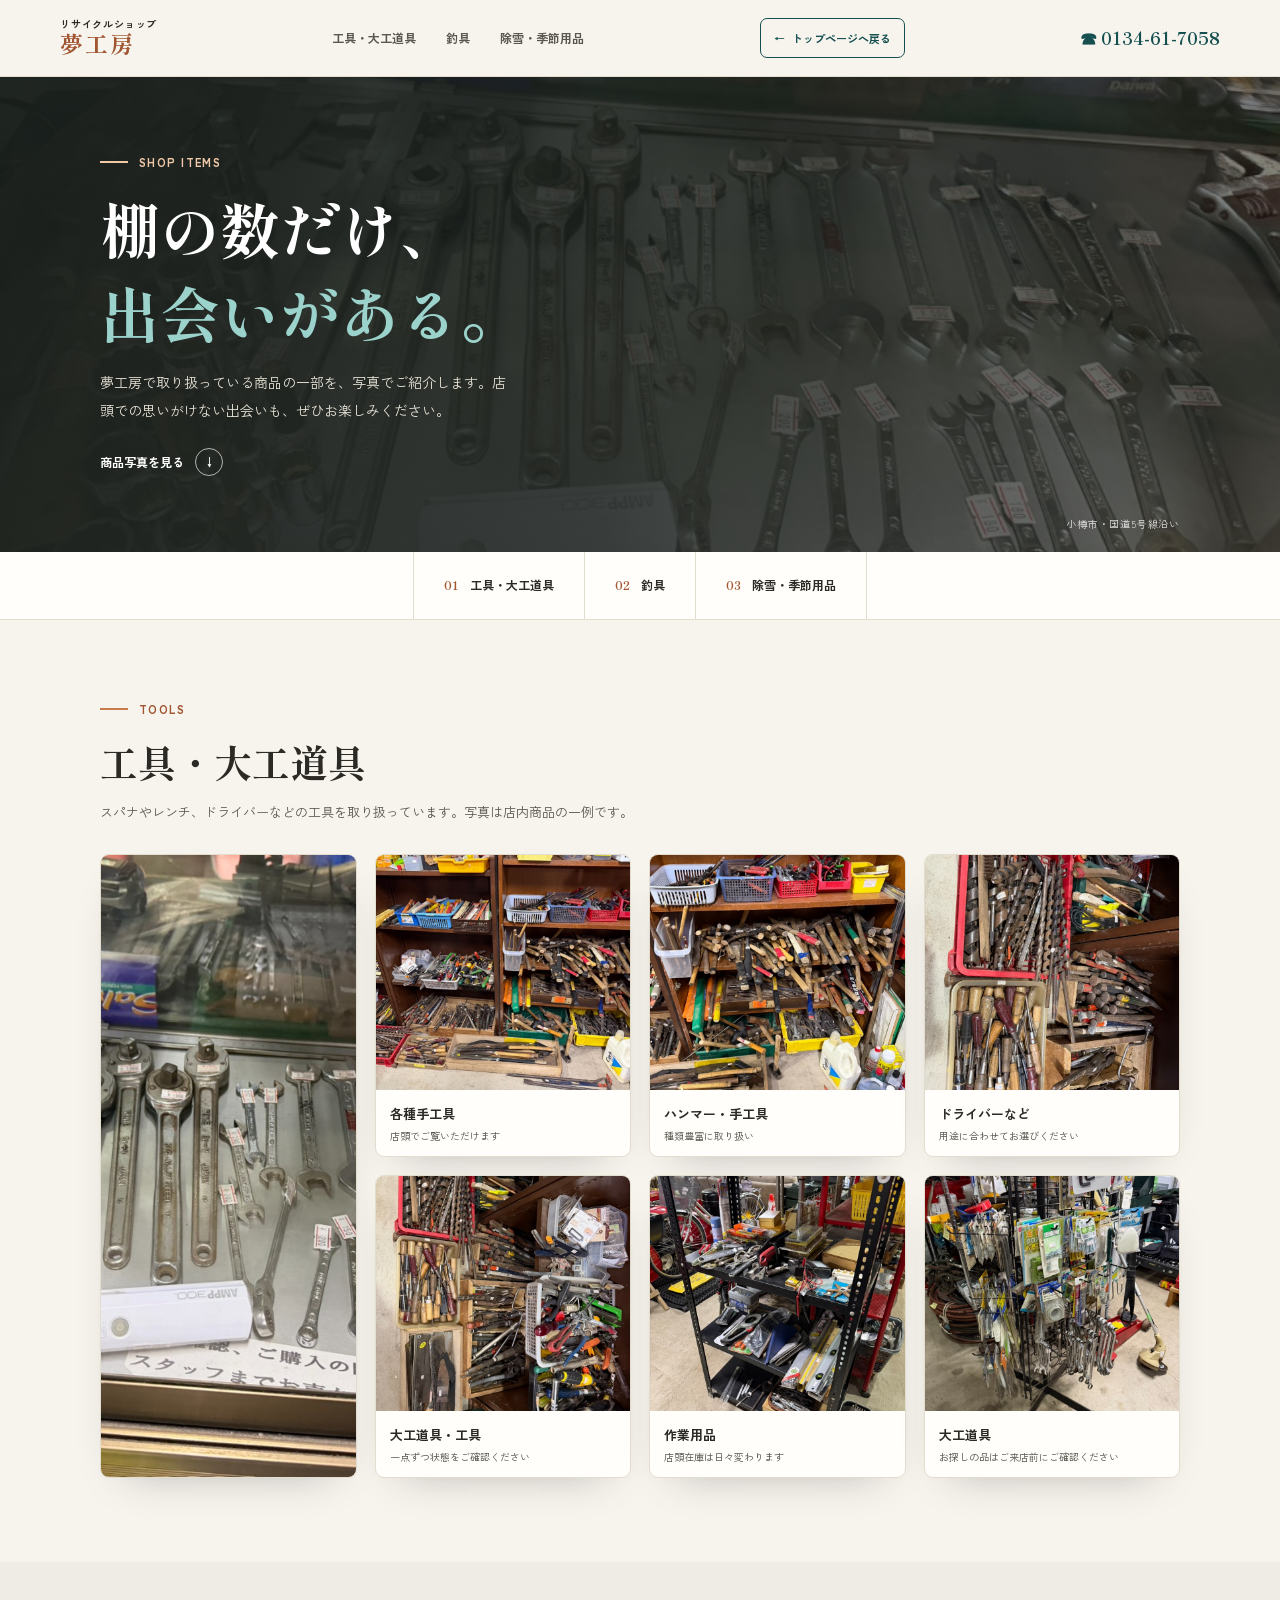
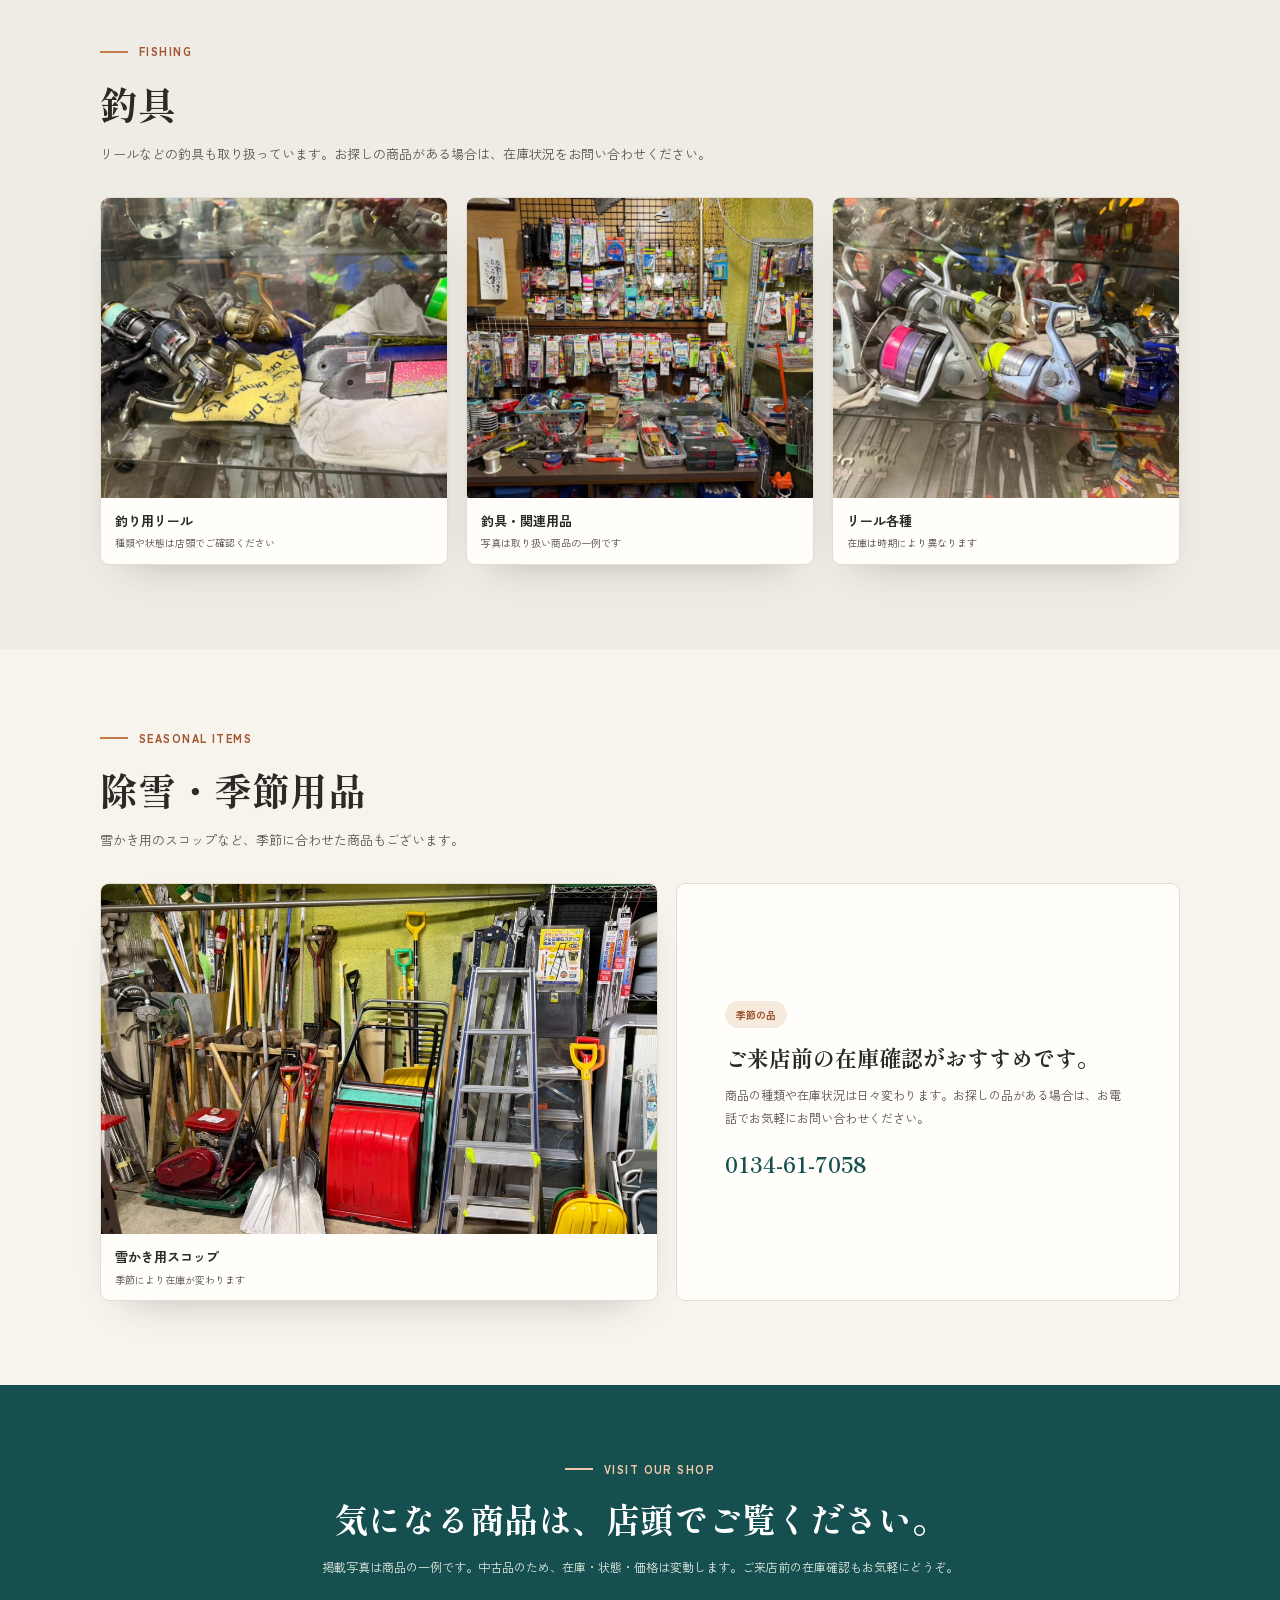
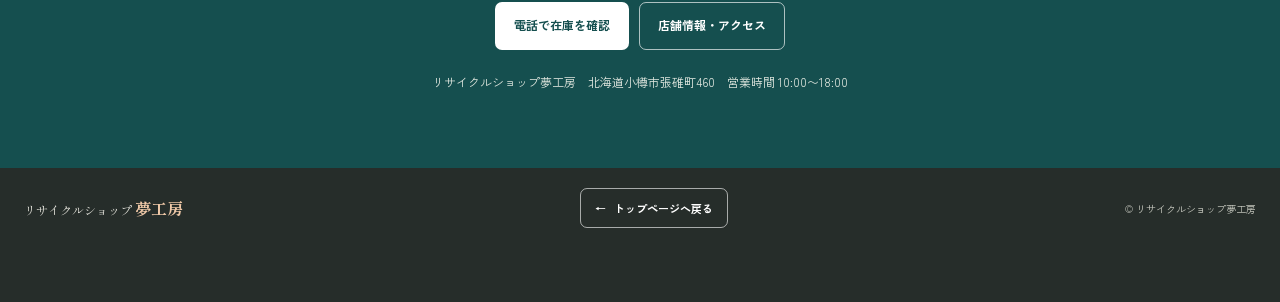
<file: items.html>
<!DOCTYPE html>
<html lang="ja">
<head>
  <meta charset="UTF-8">
  <meta name="viewport" content="width=device-width, initial-scale=1">
  <meta name="description" content="リサイクルショップ夢工房で取り扱う工具、釣具、除雪・季節用品などを写真でご紹介します。北海道小樽市、国道5号線沿い。">
  <title>取り扱い商品｜リサイクルショップ夢工房</title>
  <link rel="preconnect" href="https://fonts.googleapis.com">
  <link rel="preconnect" href="https://fonts.gstatic.com" crossorigin>
  <link href="https://fonts.googleapis.com/css2?family=Shippori+Mincho:wght@500;700&family=Zen+Kaku+Gothic+New:wght@400;500;700;900&display=swap" rel="stylesheet">
  <link rel="stylesheet" href="items.css">
</head>
<body>
  <a class="skip-link" href="#main">本文へ移動</a>

  <header class="site-header">
    <div class="header-inner">
      <a class="brand" href="index.html" aria-label="リサイクルショップ夢工房 トップページ">
        <span class="brand-small">リサイクルショップ</span>
        <span class="brand-name">夢工房</span>
      </a>
      <nav class="header-nav" aria-label="商品カテゴリー">
        <a href="#tools">工具・大工道具</a>
        <a href="#fishing">釣具</a>
        <a href="#seasonal">除雪・季節用品</a>
      </nav>
      <a class="header-home" href="index.html"><span aria-hidden="true">←</span> トップページへ戻る</a>
      <a class="header-phone" href="tel:0134617058">☎ 0134-61-7058</a>
    </div>
  </header>

  <main id="main">
    <section class="page-hero">
      <div class="hero-image">
        <img src="images/socket-wrenches.jpg" alt="店頭に並ぶ工具の一部" fetchpriority="high">
      </div>
      <div class="hero-shade"></div>
      <div class="hero-inner">
        <p class="eyebrow"><span></span>SHOP ITEMS</p>
        <h1>棚の数だけ、<br><span>出会いがある。</span></h1>
        <p>夢工房で取り扱っている商品の一部を、写真でご紹介します。店頭での思いがけない出会いも、ぜひお楽しみください。</p>
        <a class="hero-link" href="#tools">商品写真を見る <span aria-hidden="true">↓</span></a>
      </div>
      <div class="hero-label">小樽市・国道5号線沿い</div>
    </section>

    <nav class="category-nav" aria-label="商品カテゴリーへ移動">
      <a href="#tools"><span>01</span>工具・大工道具</a>
      <a href="#fishing"><span>02</span>釣具</a>
      <a href="#seasonal"><span>03</span>除雪・季節用品</a>
    </nav>

    <section class="item-section" id="tools" aria-labelledby="tools-title">
      <div class="section-heading">
        <p class="eyebrow"><span></span>TOOLS</p>
        <h2 id="tools-title">工具・大工道具</h2>
        <p>スパナやレンチ、ドライバーなどの工具を取り扱っています。写真は店内商品の一例です。</p>
      </div>
      <div class="item-grid">
        <figure class="item-card item-card-tall">
          <img src="images/socket-wrenches.jpg" alt="サイズごとに並んだスパナやソケットレンチ" loading="lazy">
          <figcaption><strong>スパナ・レンチ</strong><span>サイズいろいろ</span></figcaption>
        </figure>
        <figure class="item-card">
          <img src="images/hand-tools-shelf.jpg" alt="棚に並ぶさまざまな手工具" loading="lazy">
          <figcaption><strong>各種手工具</strong><span>店頭でご覧いただけます</span></figcaption>
        </figure>
        <figure class="item-card">
          <img src="images/hand-tools-closeup.jpg" alt="工具棚に並ぶハンマーや手工具" loading="lazy">
          <figcaption><strong>ハンマー・手工具</strong><span>種類豊富に取り扱い</span></figcaption>
        </figure>
        <figure class="item-card">
          <img src="images/screwdriver-sets.jpg" alt="棚に並ぶドライバーや小型工具" loading="lazy">
          <figcaption><strong>ドライバーなど</strong><span>用途に合わせてお選びください</span></figcaption>
        </figure>
        <figure class="item-card">
          <img src="images/mixed-hand-tools.jpg" alt="ケースや棚に並ぶさまざまな工具" loading="lazy">
          <figcaption><strong>大工道具・工具</strong><span>一点ずつ状態をご確認ください</span></figcaption>
        </figure>
        <figure class="item-card">
          <img src="images/workshop-tools.jpg" alt="店内の工具や作業用品" loading="lazy">
          <figcaption><strong>作業用品</strong><span>店頭在庫は日々変わります</span></figcaption>
        </figure>
        <figure class="item-card">
          <img src="images/tools-display.jpg" alt="店頭に並ぶ大工道具や各種工具" loading="lazy">
          <figcaption><strong>大工道具</strong><span>お探しの品はご来店前にご確認ください</span></figcaption>
        </figure>
      </div>
    </section>

    <section class="item-section item-section-tinted" id="fishing" aria-labelledby="fishing-title">
      <div class="section-heading">
        <p class="eyebrow"><span></span>FISHING</p>
        <h2 id="fishing-title">釣具</h2>
        <p>リールなどの釣具も取り扱っています。お探しの商品がある場合は、在庫状況をお問い合わせください。</p>
      </div>
      <div class="item-grid item-grid-fishing">
        <figure class="item-card">
          <img src="images/fishing-reels.jpg" alt="店頭に並ぶ釣り用リール" loading="lazy">
          <figcaption><strong>釣り用リール</strong><span>種類や状態は店頭でご確認ください</span></figcaption>
        </figure>
        <figure class="item-card">
          <img src="images/fishing-tackle.jpg" alt="棚に並ぶ釣具や釣り用品" loading="lazy">
          <figcaption><strong>釣具・関連用品</strong><span>写真は取り扱い商品の一例です</span></figcaption>
        </figure>
        <figure class="item-card">
          <img src="images/fishing-reel-collection.jpg" alt="複数の釣り用リールが並ぶ売場" loading="lazy">
          <figcaption><strong>リール各種</strong><span>在庫は時期により異なります</span></figcaption>
        </figure>
      </div>
    </section>

    <section class="item-section" id="seasonal" aria-labelledby="seasonal-title">
      <div class="section-heading">
        <p class="eyebrow"><span></span>SEASONAL ITEMS</p>
        <h2 id="seasonal-title">除雪・季節用品</h2>
        <p>雪かき用のスコップなど、季節に合わせた商品もございます。</p>
      </div>
      <div class="item-grid item-grid-seasonal">
        <figure class="item-card">
          <img src="images/snow-shovels.jpg" alt="売場に並ぶ色とりどりの雪かき用スコップ" loading="lazy">
          <figcaption><strong>雪かき用スコップ</strong><span>季節により在庫が変わります</span></figcaption>
        </figure>
        <div class="seasonal-note">
          <span class="seasonal-mark" aria-hidden="true">季節の品</span>
          <h3>ご来店前の在庫確認がおすすめです。</h3>
          <p>商品の種類や在庫状況は日々変わります。お探しの品がある場合は、お電話でお気軽にお問い合わせください。</p>
          <a href="tel:0134617058">0134-61-7058</a>
        </div>
      </div>
    </section>

    <section class="visit-section">
      <div class="visit-inner">
        <p class="eyebrow"><span></span>VISIT OUR SHOP</p>
        <h2>気になる商品は、店頭でご覧ください。</h2>
        <p>掲載写真は商品の一例です。中古品のため、在庫・状態・価格は変動します。ご来店前の在庫確認もお気軽にどうぞ。</p>
        <div class="visit-actions">
          <a class="button button-primary" href="tel:0134617058">電話で在庫を確認</a>
          <a class="button button-secondary" href="index.html#access">店舗情報・アクセス</a>
        </div>
        <p class="visit-address">リサイクルショップ夢工房　北海道小樽市張碓町460　営業時間 10:00〜18:00</p>
      </div>
    </section>
  </main>

  <footer class="site-footer">
    <a class="footer-brand" href="index.html">リサイクルショップ <strong>夢工房</strong></a>
    <a class="footer-home" href="index.html"><span aria-hidden="true">←</span> トップページへ戻る</a>
    <p>&copy; リサイクルショップ夢工房</p>
  </footer>

  <div class="mobile-cta" aria-label="お問い合わせ">
    <a href="tel:0134617058">電話で在庫確認</a>
    <a href="index.html#access">店舗アクセス</a>
  </div>
</body>
</html>
</file>
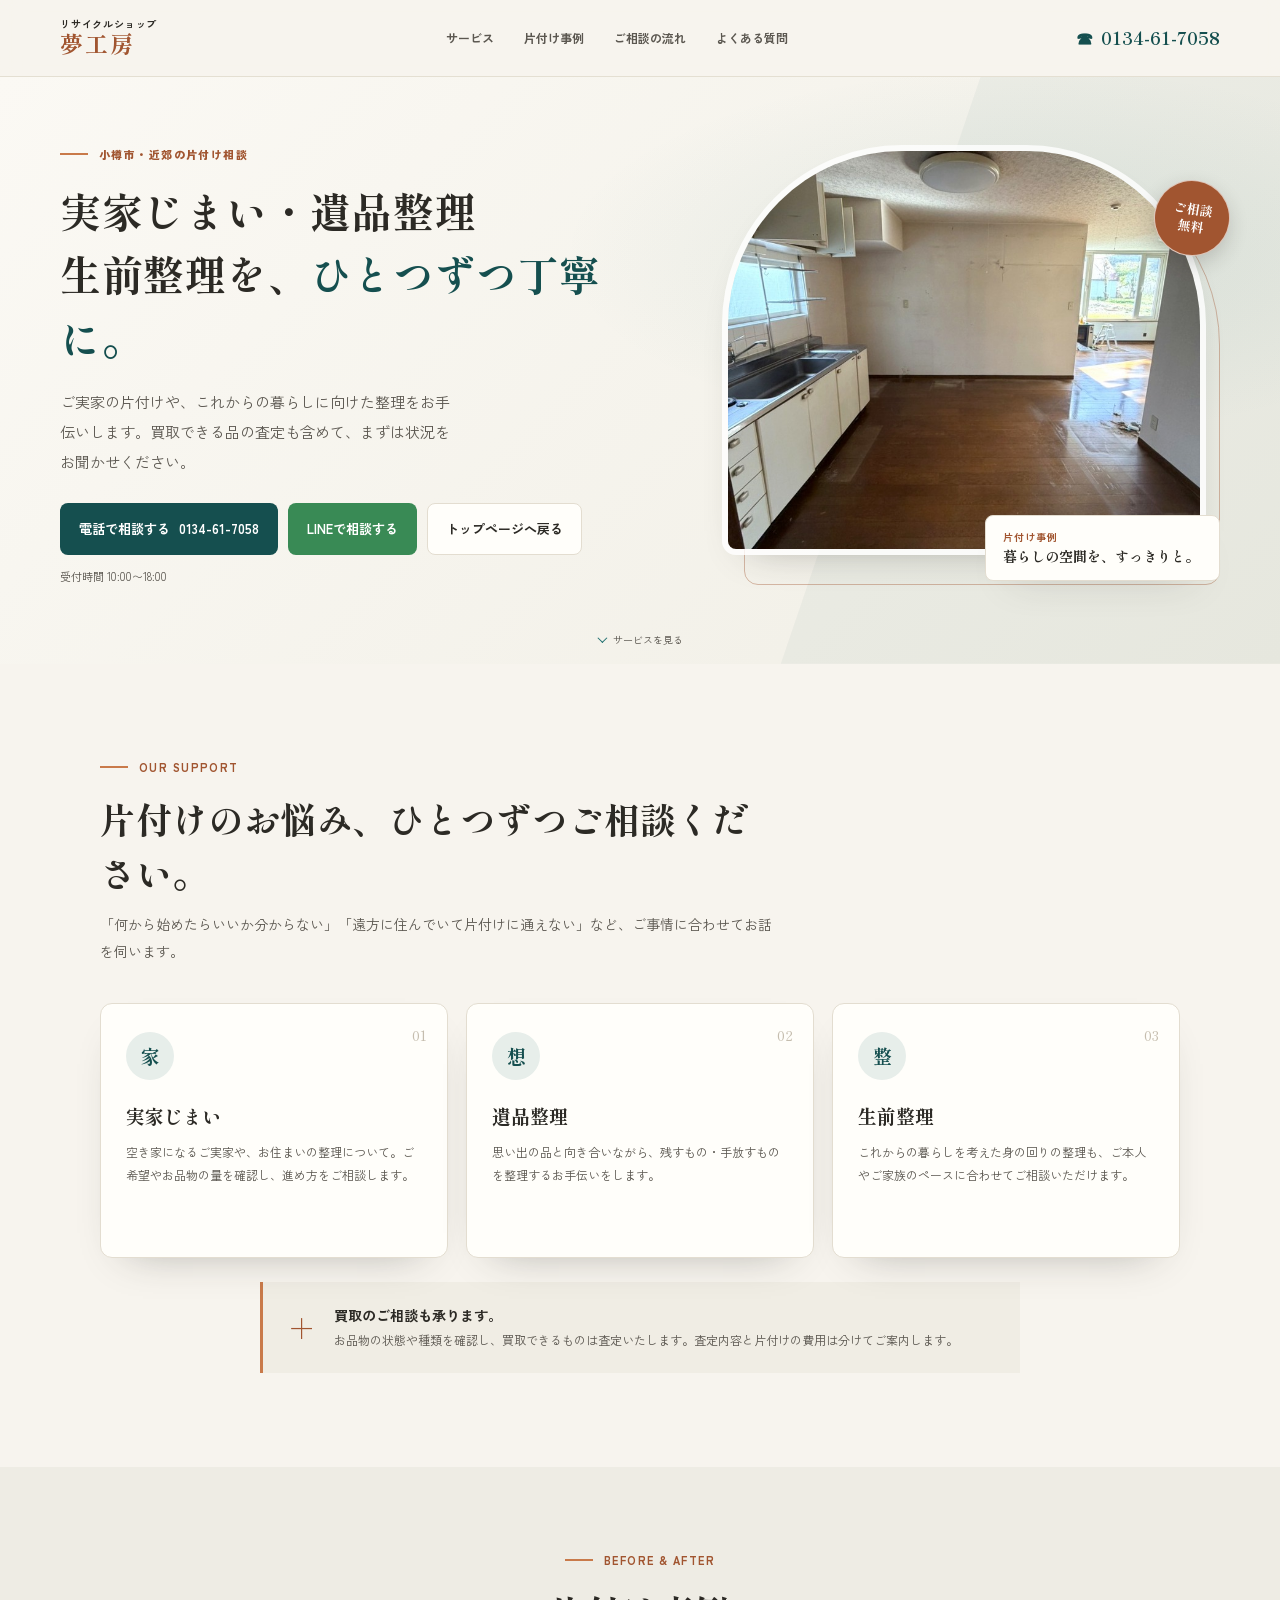
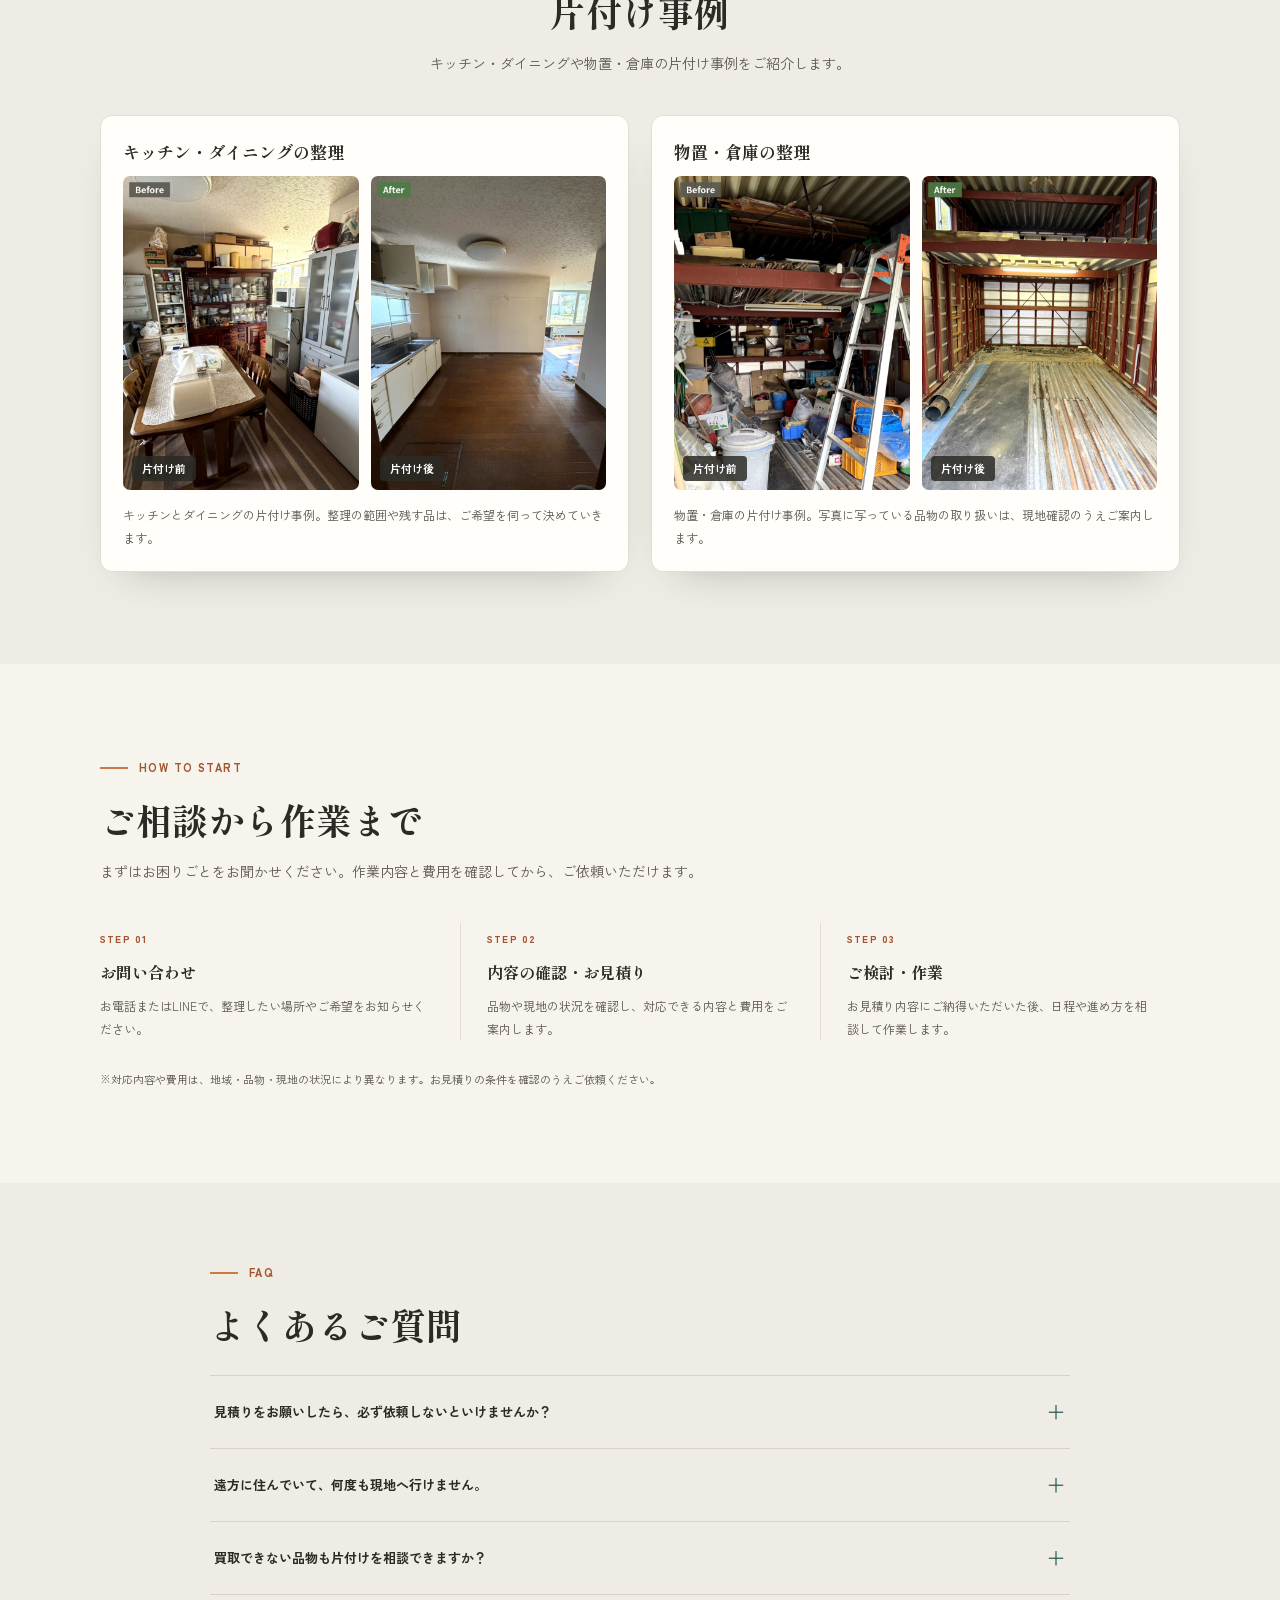
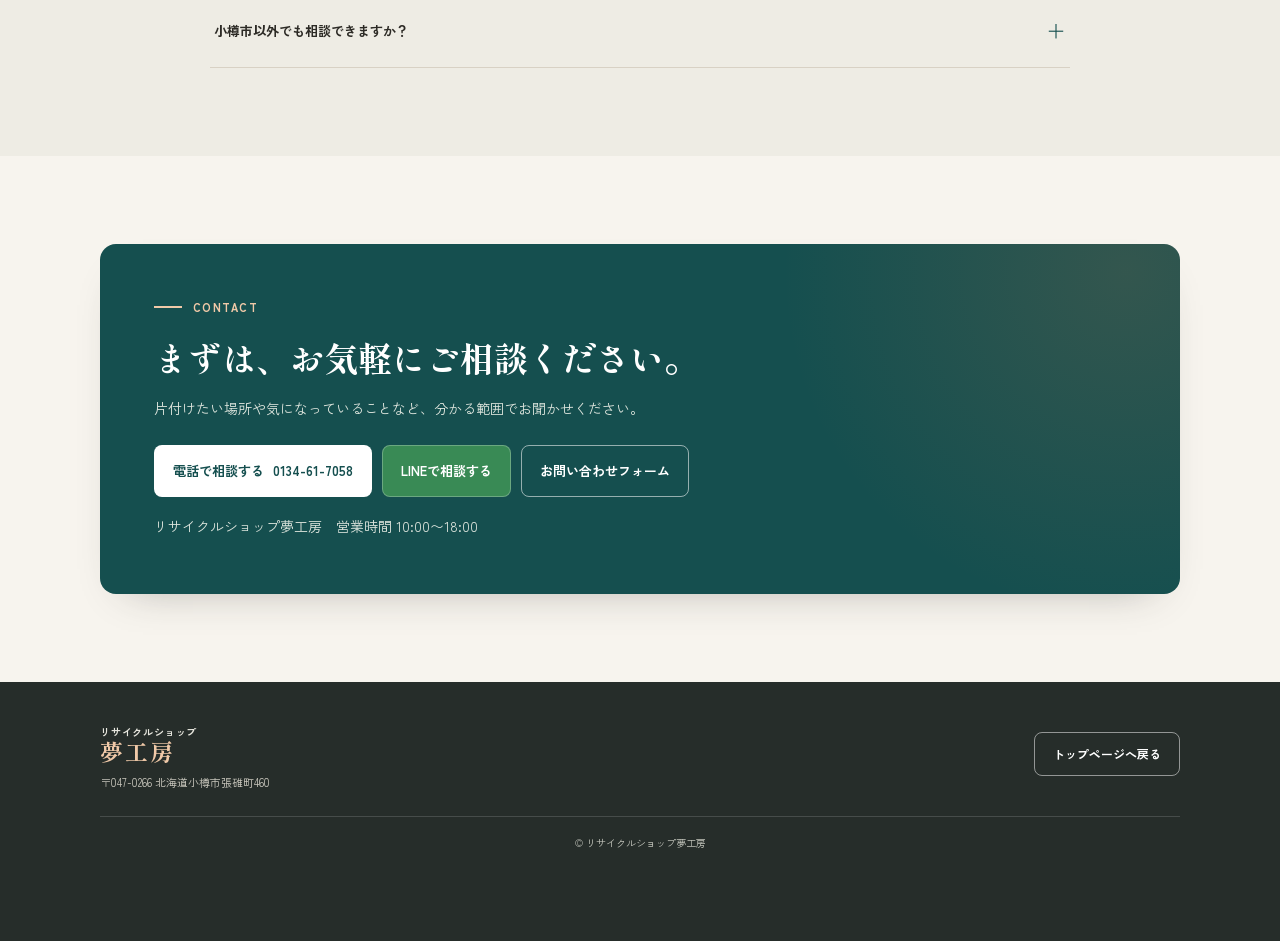
<file: seiri.html>
<!DOCTYPE html>
<html lang="ja">
<head>
  <meta charset="UTF-8">
  <meta name="viewport" content="width=device-width, initial-scale=1">
  <meta name="description" content="リサイクルショップ夢工房の実家じまい・遺品整理・生前整理のご相談案内です。小樽市・近郊での片付けや買取について、お気軽にご相談ください。">
  <title>実家じまい・遺品整理・生前整理｜リサイクルショップ夢工房</title>
  <link rel="preconnect" href="https://fonts.googleapis.com">
  <link rel="preconnect" href="https://fonts.gstatic.com" crossorigin>
  <link href="https://fonts.googleapis.com/css2?family=Shippori+Mincho:wght@500;700&family=Zen+Kaku+Gothic+New:wght@400;500;700;900&display=swap" rel="stylesheet">
  <link rel="stylesheet" href="seiri.css">
</head>
<body>
  <a class="skip-link" href="#main">本文へ移動</a>

  <header class="site-header">
    <div class="header-inner">
      <a class="brand" href="index.html" aria-label="リサイクルショップ夢工房">
        <span class="brand-small">リサイクルショップ</span>
        <span class="brand-name">夢工房</span>
      </a>
      <nav class="header-nav" aria-label="ページ内メニュー">
        <a href="#service">サービス</a>
        <a href="#cases">片付け事例</a>
        <a href="#flow">ご相談の流れ</a>
        <a href="#faq">よくある質問</a>
      </nav>
      <a class="header-phone" href="tel:0134617058"><span aria-hidden="true">☎</span> 0134-61-7058</a>
    </div>
  </header>

  <main id="main">
    <section class="hero" aria-labelledby="hero-title">
      <div class="hero-inner">
        <div class="hero-copy">
          <p class="eyebrow"><span></span>小樽市・近郊の片付け相談</p>
          <h1 id="hero-title">実家じまい・遺品整理<br>生前整理を、<span>ひとつずつ丁寧に。</span></h1>
          <p class="hero-lead">ご実家の片付けや、これからの暮らしに向けた整理をお手伝いします。買取できる品の査定も含めて、まずは状況をお聞かせください。</p>
          <div class="hero-actions">
            <a class="button button-primary" href="tel:0134617058">電話で相談する <span>0134-61-7058</span></a>
            <a class="button button-line" href="https://lin.ee/w76N7Tj" target="_blank" rel="noopener noreferrer">LINEで相談する</a>
            <a class="button button-form home-button" href="index.html">トップページへ戻る</a>
          </div>
          <p class="hero-hours">受付時間 10:00〜18:00</p>
        </div>
        <div class="hero-visual">
          <img src="images/kitchen_after.jpg" alt="片付け後のキッチンとダイニング">
          <div class="hero-caption"><span>片付け事例</span><strong>暮らしの空間を、すっきりと。</strong></div>
          <div class="hero-stamp" aria-hidden="true">ご相談<br>無料</div>
        </div>
      </div>
      <a class="scroll-cue" href="#service"><span aria-hidden="true"></span>サービスを見る</a>
    </section>

    <section class="intro section-wrap" id="service" aria-labelledby="service-title">
      <div class="section-heading">
        <p class="eyebrow"><span></span>OUR SUPPORT</p>
        <h2 id="service-title">片付けのお悩み、<br class="mobile-break">ひとつずつご相談ください。</h2>
        <p>「何から始めたらいいか分からない」「遠方に住んでいて片付けに通えない」など、ご事情に合わせてお話を伺います。</p>
      </div>
      <div class="support-grid">
        <article class="support-card">
          <span class="support-number">01</span>
          <div class="support-icon" aria-hidden="true">家</div>
          <h3>実家じまい</h3>
          <p>空き家になるご実家や、お住まいの整理について。ご希望やお品物の量を確認し、進め方をご相談します。</p>
        </article>
        <article class="support-card">
          <span class="support-number">02</span>
          <div class="support-icon" aria-hidden="true">想</div>
          <h3>遺品整理</h3>
          <p>思い出の品と向き合いながら、残すもの・手放すものを整理するお手伝いをします。</p>
        </article>
        <article class="support-card">
          <span class="support-number">03</span>
          <div class="support-icon" aria-hidden="true">整</div>
          <h3>生前整理</h3>
          <p>これからの暮らしを考えた身の回りの整理も、ご本人やご家族のペースに合わせてご相談いただけます。</p>
        </article>
      </div>
      <div class="buy-note">
        <span class="buy-note-mark" aria-hidden="true">＋</span>
        <p><strong>買取のご相談も承ります。</strong><br>お品物の状態や種類を確認し、買取できるものは査定いたします。査定内容と片付けの費用は分けてご案内します。</p>
      </div>
    </section>

    <section class="cases-section" id="cases" aria-labelledby="cases-title">
      <div class="section-wrap">
        <div class="section-heading section-heading-centered">
          <p class="eyebrow"><span></span>BEFORE &amp; AFTER</p>
          <h2 id="cases-title">片付け事例</h2>
          <p>キッチン・ダイニングや物置・倉庫の片付け事例をご紹介します。</p>
        </div>

        <div class="case-grid">
          <article class="case-card">
            <h3>キッチン・ダイニングの整理</h3>
            <div class="case-photos">
              <figure>
                <img src="images/kitchen_before.jpg" alt="キッチン・ダイニングの片付け前">
                <figcaption>片付け前</figcaption>
              </figure>
              <figure>
                <img src="images/kitchen_after.jpg" alt="キッチン・ダイニングの片付け後">
                <figcaption>片付け後</figcaption>
              </figure>
            </div>
            <p>キッチンとダイニングの片付け事例。整理の範囲や残す品は、ご希望を伺って決めていきます。</p>
          </article>
          <article class="case-card">
            <h3>物置・倉庫の整理</h3>
            <div class="case-photos">
              <figure>
                <img src="images/shed_before.jpg" alt="物置・倉庫の片付け前">
                <figcaption>片付け前</figcaption>
              </figure>
              <figure>
                <img src="images/shed_after.jpg" alt="物置・倉庫の片付け後">
                <figcaption>片付け後</figcaption>
              </figure>
            </div>
            <p>物置・倉庫の片付け事例。写真に写っている品物の取り扱いは、現地確認のうえご案内します。</p>
          </article>
        </div>
      </div>
    </section>

    <section class="flow-section section-wrap" id="flow" aria-labelledby="flow-title">
      <div class="section-heading">
        <p class="eyebrow"><span></span>HOW TO START</p>
        <h2 id="flow-title">ご相談から作業まで</h2>
        <p>まずはお困りごとをお聞かせください。作業内容と費用を確認してから、ご依頼いただけます。</p>
      </div>
      <ol class="flow-list">
        <li><span class="flow-step">STEP 01</span><h3>お問い合わせ</h3><p>お電話またはLINEで、整理したい場所やご希望をお知らせください。</p></li>
        <li><span class="flow-step">STEP 02</span><h3>内容の確認・お見積り</h3><p>品物や現地の状況を確認し、対応できる内容と費用をご案内します。</p></li>
        <li><span class="flow-step">STEP 03</span><h3>ご検討・作業</h3><p>お見積り内容にご納得いただいた後、日程や進め方を相談して作業します。</p></li>
      </ol>
      <p class="flow-caveat">※対応内容や費用は、地域・品物・現地の状況により異なります。お見積りの条件を確認のうえご依頼ください。</p>
    </section>

    <section class="faq-section" id="faq" aria-labelledby="faq-title">
      <div class="section-wrap faq-wrap">
        <div class="section-heading">
          <p class="eyebrow"><span></span>FAQ</p>
          <h2 id="faq-title">よくあるご質問</h2>
        </div>
        <details class="faq-item">
          <summary>見積りをお願いしたら、必ず依頼しないといけませんか？<span aria-hidden="true">＋</span></summary>
          <p>お見積りの内容をご確認いただき、ご納得された場合にご依頼ください。見積りの条件やキャンセル時の扱いは、相談時にご確認ください。</p>
        </details>
        <details class="faq-item">
          <summary>遠方に住んでいて、何度も現地へ行けません。<span aria-hidden="true">＋</span></summary>
          <p>まずはお電話やLINEで状況をお聞かせください。立ち会いの要否や当日の進め方は、現地の状況を確認してご相談します。</p>
        </details>
        <details class="faq-item">
          <summary>買取できない品物も片付けを相談できますか？<span aria-hidden="true">＋</span></summary>
          <p>品物の種類や量、地域によって対応が異なります。買取の可否と、買取対象外の品物の取り扱いを分けてご案内しますので、事前にご相談ください。</p>
        </details>
        <details class="faq-item">
          <summary>小樽市以外でも相談できますか？<span aria-hidden="true">＋</span></summary>
          <p>場所や作業内容によって対応可否が異なります。住所とご希望内容をお知らせください。</p>
        </details>
      </div>
    </section>

    <section class="contact-section section-wrap" id="contact" aria-labelledby="contact-title">
      <div class="contact-panel">
        <p class="eyebrow"><span></span>CONTACT</p>
        <h2 id="contact-title">まずは、お気軽にご相談ください。</h2>
        <p>片付けたい場所や気になっていることなど、分かる範囲でお聞かせください。</p>
        <div class="contact-actions">
          <a class="button button-primary" href="tel:0134617058">電話で相談する <span>0134-61-7058</span></a>
          <a class="button button-line" href="https://lin.ee/w76N7Tj" target="_blank" rel="noopener noreferrer">LINEで相談する</a>
          <a class="button button-form" href="https://docs.google.com/forms/d/e/1FAIpQLSeRczyp-qIsG5NrUdfrbCptjXI0RLLT5Zuyrw2UNKw1vM0wYw/viewform">お問い合わせフォーム</a>
        </div>
        <p class="contact-hours">リサイクルショップ夢工房　営業時間 10:00〜18:00</p>
      </div>
    </section>
  </main>

  <footer class="site-footer">
    <div class="footer-inner">
      <div>
        <a class="brand footer-brand" href="index.html">
          <span class="brand-small">リサイクルショップ</span>
          <span class="brand-name">夢工房</span>
        </a>
        <p>〒047-0266 北海道小樽市張碓町460</p>
      </div>
      <a class="footer-home-link" href="index.html">トップページへ戻る</a>
    </div>
    <p class="copyright">&copy; リサイクルショップ夢工房</p>
  </footer>

  <div class="mobile-contact" aria-label="お問い合わせ">
    <a href="tel:0134617058">電話で相談</a>
    <a href="https://lin.ee/w76N7Tj" target="_blank" rel="noopener noreferrer">LINEで相談</a>
  </div>
</body>
</html>
</file>
<file: items.css>
:root {
  color-scheme: light;
  --cream: #f7f4ee;
  --paper: #fffefa;
  --ink: #2c2a25;
  --ink-soft: #5b5750;
  --teal: #1f6f6f;
  --teal-deep: #154f4f;
  --rust: #a15530;
  --rust-soft: #c97a4a;
  --line: #e3ddd0;
  --shadow: 0 18px 42px -28px rgba(44, 42, 37, .42);
}
* { box-sizing: border-box; }
html { scroll-behavior: smooth; scroll-padding-top: 88px; }
body {
  margin: 0;
  background: var(--cream);
  color: var(--ink);
  font-family: "Zen Kaku Gothic New", sans-serif;
  line-height: 1.7;
}
img { display: block; max-width: 100%; }
a { color: inherit; }
a:focus-visible { outline: 3px solid var(--rust-soft); outline-offset: 4px; }
.skip-link {
  position: fixed;
  top: 8px;
  left: 8px;
  z-index: 100;
  padding: 10px 14px;
  transform: translateY(-150%);
  border-radius: 8px;
  background: #fff;
}
.skip-link:focus { transform: translateY(0); }
.site-header {
  position: sticky;
  top: 0;
  z-index: 20;
  border-bottom: 1px solid rgba(227, 221, 208, .9);
  background: rgba(247, 244, 238, .95);
  backdrop-filter: blur(12px);
}
.header-inner {
  display: flex;
  width: min(1160px, 100% - 48px);
  min-height: 76px;
  margin: 0 auto;
  align-items: center;
  justify-content: space-between;
  gap: 24px;
}
.brand { display: inline-flex; flex-direction: column; color: var(--ink); line-height: 1.2; text-decoration: none; white-space: nowrap; }
.brand-small { font-size: 10px; font-weight: 700; letter-spacing: .08em; }
.brand-name { color: var(--rust); font-family: "Shippori Mincho", serif; font-size: 23px; font-weight: 700; letter-spacing: .08em; }
.header-nav { display: flex; align-items: center; gap: clamp(14px, 2.4vw, 30px); }
.header-nav a { color: var(--ink-soft); font-size: 12px; font-weight: 700; text-decoration: none; }
.header-nav a:hover { color: var(--teal-deep); }
.header-home {
  display: inline-flex;
  min-height: 40px;
  padding: 7px 13px;
  flex-shrink: 0;
  align-items: center;
  justify-content: center;
  gap: 7px;
  border: 1px solid var(--teal-deep);
  border-radius: 7px;
  color: var(--teal-deep);
  font-size: 11px;
  font-weight: 700;
  text-decoration: none;
  white-space: nowrap;
}
.header-home:hover { background: var(--teal-deep); color: white; }
.header-phone { color: var(--teal-deep); font-family: "Shippori Mincho", serif; font-size: 17px; font-weight: 700; text-decoration: none; white-space: nowrap; }
.page-hero {
  position: relative;
  display: grid;
  min-height: 470px;
  overflow: hidden;
  align-items: center;
  background: #232622;
  color: white;
}
.hero-image, .hero-shade { position: absolute; inset: 0; }
.hero-image img { width: 100%; height: 100%; object-fit: cover; object-position: center 52%; opacity: .56; }
.hero-shade { background: linear-gradient(90deg, rgba(25, 31, 28, .92) 0%, rgba(25, 31, 28, .74) 47%, rgba(25, 31, 28, .18) 100%); }
.hero-inner { position: relative; width: min(1080px, 100% - 48px); margin: 0 auto; padding: 76px 0; }
.eyebrow { display: flex; margin: 0 0 14px; align-items: center; gap: 11px; color: var(--rust); font-size: 11px; font-weight: 900; letter-spacing: .13em; }
.eyebrow > span { width: 28px; height: 2px; background: var(--rust-soft); }
.page-hero .eyebrow { color: #f0c9a8; }
.page-hero .eyebrow > span { background: #f0c9a8; }
h1, h2, h3 { font-family: "Shippori Mincho", serif; }
h1 { margin: 0 0 13px; font-size: clamp(36px, 5vw, 60px); line-height: 1.4; }
h1 span { color: #9bd2cb; }
.hero-inner > p:not(.eyebrow) { max-width: 51ch; margin-bottom: 23px; color: #e7e2d6; font-size: 14px; line-height: 2; }
.hero-link { display: inline-flex; align-items: center; gap: 11px; color: #fff; font-size: 12px; font-weight: 700; text-decoration: none; }
.hero-link span { display: grid; width: 28px; height: 28px; place-items: center; border: 1px solid rgba(255,255,255,.65); border-radius: 50%; }
.hero-label { position: absolute; right: max(24px, calc((100vw - 1080px) / 2)); bottom: 20px; color: rgba(255,255,255,.82); font-size: 10px; letter-spacing: .08em; }
.category-nav { display: flex; justify-content: center; border-bottom: 1px solid var(--line); background: var(--paper); }
.category-nav a { display: flex; min-height: 67px; padding: 0 30px; align-items: center; gap: 11px; border-right: 1px solid var(--line); color: var(--ink); font-size: 12px; font-weight: 700; text-decoration: none; }
.category-nav a:first-child { border-left: 1px solid var(--line); }
.category-nav a:hover { background: #f1eee5; color: var(--teal-deep); }
.category-nav span { color: var(--rust); font-family: "Shippori Mincho", serif; font-size: 12px; }
.item-section { width: min(1080px, 100% - 48px); margin: 0 auto; padding: 80px 0 84px; }
.item-section-tinted { width: 100%; max-width: none; padding: 80px max(24px, calc((100vw - 1080px) / 2)) 84px; background: #eeece4; }
.section-heading { max-width: 680px; margin-bottom: 30px; }
.section-heading h2 { margin: 0 0 10px; font-size: clamp(28px, 3.2vw, 38px); line-height: 1.5; }
.section-heading > p:last-child { margin: 0; color: var(--ink-soft); font-size: 13px; line-height: 1.9; }
.item-grid { display: grid; grid-template-columns: repeat(4, minmax(0, 1fr)); gap: 18px; }
.item-card { position: relative; min-width: 0; overflow: hidden; margin: 0; border: 1px solid var(--line); border-radius: 9px; background: var(--paper); box-shadow: var(--shadow); }
.item-card-tall { grid-row: span 2; }
.item-card img { width: 100%; height: 235px; object-fit: cover; transition: transform .35s ease; }
.item-card-tall img { height: 100%; min-height: 488px; }
.item-card:hover img { transform: scale(1.035); }
.item-card figcaption { display: flex; min-height: 66px; padding: 11px 14px; flex-direction: column; justify-content: center; gap: 2px; }
.item-card figcaption strong { font-size: 13px; }
.item-card figcaption span { color: var(--ink-soft); font-size: 10px; }
.item-grid-fishing { grid-template-columns: repeat(3, minmax(0, 1fr)); }
.item-grid-fishing .item-card img { height: 300px; }
.item-grid-seasonal { grid-template-columns: 1.05fr .95fr; align-items: stretch; }
.item-grid-seasonal .item-card img { height: 350px; }
.seasonal-note { display: flex; padding: clamp(24px, 4vw, 48px); flex-direction: column; align-items: flex-start; justify-content: center; border: 1px solid var(--line); border-radius: 9px; background: var(--paper); }
.seasonal-mark { margin-bottom: 12px; padding: 5px 11px; border-radius: 99px; background: #f5eadb; color: var(--rust); font-size: 10px; font-weight: 700; }
.seasonal-note h3 { margin: 0 0 10px; font-size: 22px; line-height: 1.55; }
.seasonal-note p { margin: 0 0 17px; color: var(--ink-soft); font-size: 12px; line-height: 1.9; }
.seasonal-note > a { color: var(--teal-deep); font-family: "Shippori Mincho", serif; font-size: 21px; font-weight: 700; text-decoration: none; }
.visit-section { padding: 75px 24px; background: var(--teal-deep); color: white; text-align: center; }
.visit-inner { max-width: 760px; margin: 0 auto; }
.visit-section .eyebrow { justify-content: center; color: #f0c9a8; }
.visit-section .eyebrow > span { background: #f0c9a8; }
.visit-section h2 { margin: 0 0 12px; font-size: clamp(25px, 3vw, 34px); line-height: 1.5; }
.visit-section .visit-inner > p:not(.eyebrow) { margin-bottom: 0; color: #e0e7df; font-size: 12px; line-height: 1.9; }
.visit-actions { display: flex; margin-top: 23px; justify-content: center; gap: 10px; }
.button { display: inline-flex; min-height: 48px; padding: 10px 18px; align-items: center; justify-content: center; border: 1px solid transparent; border-radius: 7px; font-size: 12px; font-weight: 700; text-decoration: none; }
.button-primary { background: white; color: var(--teal-deep); }
.button-secondary { border-color: rgba(255,255,255,.65); color: white; }
.button-secondary:hover { background: rgba(255,255,255,.1); }
.visit-section .visit-inner .visit-address { margin-top: 21px; font-size: 10px; }
.site-footer { display: flex; min-height: 94px; padding: 20px 24px 74px; align-items: center; justify-content: space-between; gap: 14px; background: #262d2a; color: #e8e7df; }
.footer-brand { font-family: "Shippori Mincho", serif; font-size: 12px; text-decoration: none; }
.footer-brand strong { color: #f0c9a8; font-size: 16px; }
.footer-home { display: inline-flex; min-height: 40px; padding: 8px 14px; align-items: center; gap: 8px; border: 1px solid rgba(255,255,255,.6); border-radius: 7px; color: #fff; font-size: 11px; font-weight: 700; text-decoration: none; }
.footer-home:hover { background: rgba(255,255,255,.1); }
.site-footer p { margin: 0; color: #c3c5bc; font-size: 10px; }
.mobile-cta { display: none; }
@media (max-width: 900px) {
  .item-grid { grid-template-columns: repeat(3, minmax(0, 1fr)); }
  .item-card-tall img { min-height: 488px; }
  .header-nav { gap: 13px; }
  .header-nav a { font-size: 11px; }
}
@media (max-width: 680px) {
  html { scroll-padding-top: 66px; }
  .header-inner { width: calc(100% - 32px); min-height: 66px; }
  .brand-name { font-size: 20px; }
  .header-nav { display: none; }
  .header-home { min-height: 38px; padding: 6px 10px; font-size: 10px; }
  .header-phone { display: none; }
  .page-hero { min-height: 420px; }
  .hero-image img { object-position: 44% center; }
  .hero-shade { background: linear-gradient(90deg, rgba(25, 31, 28, .91), rgba(25, 31, 28, .48)); }
  .hero-inner { width: calc(100% - 40px); padding: 60px 0; }
  h1 { font-size: clamp(36px, 10vw, 48px); }
  .hero-inner > p:not(.eyebrow) { max-width: 42ch; font-size: 12px; }
  .hero-label { right: 18px; font-size: 9px; }
  .category-nav { justify-content: flex-start; overflow-x: auto; }
  .category-nav a { min-width: max-content; min-height: 58px; padding: 0 17px; font-size: 11px; }
  .item-section { width: calc(100% - 36px); padding-top: 62px; padding-bottom: 64px; }
  .item-section-tinted { width: 100%; padding: 62px 18px 64px; }
  .section-heading { margin-bottom: 22px; }
  .section-heading h2 { font-size: 29px; }
  .section-heading > p:last-child { font-size: 12px; }
  .item-grid { grid-template-columns: repeat(2, minmax(0, 1fr)); gap: 10px; }
  .item-card-tall { grid-row: auto; }
  .item-card-tall img, .item-card img { height: auto; min-height: 0; aspect-ratio: 4 / 3; }
  .item-card figcaption { min-height: 60px; padding: 9px; }
  .item-card figcaption strong { font-size: 11px; }
  .item-card figcaption span { font-size: 9px; line-height: 1.45; }
  .item-grid-fishing { grid-template-columns: repeat(2, minmax(0, 1fr)); }
  .item-grid-fishing .item-card img { height: auto; aspect-ratio: 4 / 3; }
  .item-grid-seasonal { grid-template-columns: 1fr; }
  .item-grid-seasonal .item-card img { height: auto; aspect-ratio: 4 / 3; }
  .seasonal-note { padding: 23px; }
  .seasonal-note h3 { font-size: 19px; }
  .visit-section { padding: 62px 20px; }
  .visit-section h2 { font-size: 26px; }
  .visit-actions { flex-direction: column; }
  .site-footer { padding-bottom: 92px; flex-wrap: wrap; }
  .footer-home { order: 3; }
  .site-footer p { flex-basis: 100%; text-align: center; }
  .mobile-cta { position: fixed; right: 0; bottom: 0; left: 0; z-index: 25; display: grid; padding: 10px max(12px, env(safe-area-inset-right)) calc(10px + env(safe-area-inset-bottom)) max(12px, env(safe-area-inset-left)); grid-template-columns: 1fr 1fr; gap: 9px; border-top: 1px solid var(--line); background: rgba(255,254,250,.96); backdrop-filter: blur(10px); }
  .mobile-cta a { display: grid; min-height: 43px; place-items: center; border-radius: 7px; background: var(--teal-deep); color: white; font-size: 11px; font-weight: 700; text-decoration: none; }
  .mobile-cta a + a { background: var(--rust); }
}
@media (prefers-reduced-motion: reduce) {
  *, *::before, *::after { scroll-behavior: auto !important; transition-duration: .01ms !important; }
}
</file>
<file: seiri.css>
:root {
  color-scheme: light;
  --cream: #f7f4ee;
  --paper: #fffefa;
  --ink: #2c2a25;
  --ink-soft: #5b5750;
  --teal: #1f6f6f;
  --teal-deep: #154f4f;
  --rust: #a15530;
  --rust-soft: #c97a4a;
  --line: #e3ddd0;
  --sage: #e8eee4;
  --shadow: 0 18px 42px -28px rgba(44, 42, 37, .42);
}

* { box-sizing: border-box; }
html { scroll-behavior: smooth; scroll-padding-top: 90px; }
body {
  margin: 0;
  background: var(--cream);
  color: var(--ink);
  font-family: "Zen Kaku Gothic New", sans-serif;
  line-height: 1.7;
}
img { display: block; max-width: 100%; }
a { color: inherit; }
a:focus-visible, summary:focus-visible {
  outline: 3px solid var(--rust-soft);
  outline-offset: 4px;
}
.skip-link {
  position: fixed;
  top: 8px;
  left: 8px;
  z-index: 100;
  padding: 10px 14px;
  transform: translateY(-150%);
  border-radius: 8px;
  background: #fff;
  color: var(--ink);
}
.skip-link:focus { transform: translateY(0); }

.site-header {
  position: sticky;
  top: 0;
  z-index: 20;
  border-bottom: 1px solid rgba(227, 221, 208, .9);
  background: rgba(247, 244, 238, .95);
  backdrop-filter: blur(12px);
}
.header-inner {
  display: flex;
  width: min(1160px, 100% - 48px);
  min-height: 76px;
  margin: 0 auto;
  align-items: center;
  justify-content: space-between;
  gap: 28px;
}
.brand {
  display: inline-flex;
  flex-direction: column;
  color: var(--ink);
  line-height: 1.2;
  text-decoration: none;
  white-space: nowrap;
}
.brand-small { font-size: 10px; font-weight: 700; letter-spacing: .08em; }
.brand-name {
  color: var(--rust);
  font-family: "Shippori Mincho", serif;
  font-size: 23px;
  font-weight: 700;
  letter-spacing: .08em;
}
.header-nav { display: flex; align-items: center; gap: clamp(14px, 2.4vw, 30px); }
.header-nav a, .footer-inner > a {
  color: var(--ink-soft);
  font-size: 12px;
  font-weight: 700;
  text-decoration: none;
}
.header-nav a:hover, .footer-inner > a:hover { color: var(--teal-deep); }
.header-phone {
  display: inline-flex;
  align-items: center;
  gap: 8px;
  color: var(--teal-deep);
  font-family: "Shippori Mincho", serif;
  font-size: 17px;
  font-weight: 700;
  text-decoration: none;
  white-space: nowrap;
}

.hero {
  position: relative;
  overflow: hidden;
  background:
    radial-gradient(ellipse at 80% 30%, rgba(31, 111, 111, .09), transparent 32%),
    linear-gradient(135deg, #fbf9f4 0%, #f0eee5 100%);
}
.hero::before {
  position: absolute;
  top: 0;
  right: 0;
  width: 39%;
  height: 100%;
  background: rgba(21, 79, 79, .045);
  clip-path: polygon(40% 0, 100% 0, 100% 100%, 0 100%);
  content: "";
}
.hero-inner {
  position: relative;
  display: grid;
  width: min(1160px, 100% - 48px);
  min-height: 575px;
  margin: 0 auto;
  padding: 68px 0 78px;
  align-items: center;
  grid-template-columns: 1.08fr .92fr;
  gap: clamp(36px, 6vw, 84px);
}
.hero-copy { position: relative; z-index: 1; }
.eyebrow {
  display: flex;
  margin: 0 0 15px;
  align-items: center;
  gap: 11px;
  color: var(--rust);
  font-size: 11px;
  font-weight: 900;
  letter-spacing: .13em;
}
.eyebrow > span { width: 28px; height: 2px; background: var(--rust-soft); }
h1, h2, h3, p { margin-top: 0; }
h1, h2 { font-family: "Shippori Mincho", serif; }
h1 {
  margin-bottom: 18px;
  font-size: clamp(30px, 3.2vw, 46px);
  line-height: 1.55;
  letter-spacing: .015em;
}
h1 span { color: var(--teal-deep); }
.hero-lead { max-width: 49ch; margin-bottom: 26px; color: var(--ink-soft); font-size: 15px; line-height: 2; }
.hero-actions, .contact-actions { display: flex; flex-wrap: wrap; gap: 10px; }
.button {
  display: inline-flex;
  min-height: 52px;
  padding: 10px 18px;
  align-items: center;
  justify-content: center;
  gap: 9px;
  border: 1px solid transparent;
  border-radius: 8px;
  font-size: 13px;
  font-weight: 700;
  text-align: center;
  text-decoration: none;
  transition: transform .18s ease, background-color .18s ease;
}
.button:hover { transform: translateY(-2px); }
.button-primary { background: var(--teal-deep); color: white; }
.button-primary:hover { background: var(--teal); }
.button-primary span { white-space: nowrap; }
.button-line { background: #398a55; color: white; }
.button-line:hover { background: #2d7447; }
.button-form { border-color: var(--line); background: var(--paper); color: var(--ink); }
.button-form:hover { background: white; }
.hero-hours { margin: 12px 0 0; color: var(--ink-soft); font-size: 11px; }
.hero-visual {
  position: relative;
  min-width: 0;
  padding: 0 14px 30px 0;
}
.hero-visual::before {
  position: absolute;
  top: 20px;
  right: 0;
  bottom: 0;
  left: 22px;
  border: 1px solid rgba(161, 85, 48, .38);
  border-radius: 180px 180px 14px 14px;
  content: "";
}
.hero-visual img {
  position: relative;
  width: 100%;
  height: 410px;
  border: 6px solid rgba(255, 255, 255, .8);
  border-radius: 180px 180px 14px 14px;
  box-shadow: var(--shadow);
  object-fit: cover;
  object-position: center 56%;
}
.hero-caption {
  position: absolute;
  right: 0;
  bottom: 4px;
  z-index: 1;
  display: flex;
  min-width: 235px;
  padding: 12px 17px;
  flex-direction: column;
  border: 1px solid var(--line);
  border-radius: 8px;
  background: var(--paper);
  box-shadow: var(--shadow);
}
.hero-caption span { color: var(--rust); font-size: 10px; font-weight: 700; letter-spacing: .1em; }
.hero-caption strong { font-family: "Shippori Mincho", serif; font-size: 14px; }
.hero-stamp {
  position: absolute;
  top: 35px;
  right: -10px;
  z-index: 2;
  display: grid;
  width: 76px;
  height: 76px;
  place-content: center;
  transform: rotate(9deg);
  border: 1px solid rgba(255, 255, 255, .65);
  border-radius: 50%;
  background: var(--rust);
  box-shadow: 0 8px 20px rgba(44, 42, 37, .2);
  color: white;
  font-family: "Shippori Mincho", serif;
  font-size: 13px;
  font-weight: 700;
  line-height: 1.3;
  text-align: center;
}
.scroll-cue {
  position: absolute;
  bottom: 16px;
  left: 50%;
  display: flex;
  align-items: center;
  gap: 8px;
  transform: translateX(-50%);
  color: var(--ink-soft);
  font-size: 10px;
  text-decoration: none;
}
.scroll-cue span { width: 7px; height: 7px; border-right: 1px solid var(--teal); border-bottom: 1px solid var(--teal); transform: rotate(45deg) translateY(-2px); }

.section-wrap { width: min(1080px, 100% - 48px); margin: 0 auto; }
.intro { padding-top: 94px; padding-bottom: 94px; }
.section-heading { max-width: 680px; margin-bottom: 38px; }
.section-heading h2, .contact-panel h2 {
  margin-bottom: 12px;
  font-size: clamp(26px, 3vw, 36px);
  line-height: 1.5;
}
.section-heading > p:last-child, .contact-panel > p:not(.eyebrow) { margin-bottom: 0; color: var(--ink-soft); font-size: 14px; line-height: 1.9; }
.mobile-break { display: none; }
.support-grid { display: grid; grid-template-columns: repeat(3, 1fr); gap: 18px; }
.support-card {
  position: relative;
  min-height: 255px;
  padding: 28px 25px 26px;
  border: 1px solid var(--line);
  border-radius: 12px;
  background: var(--paper);
  box-shadow: var(--shadow);
}
.support-number { position: absolute; top: 18px; right: 20px; color: #c5bdae; font-family: "Shippori Mincho", serif; font-size: 15px; }
.support-icon {
  display: grid;
  width: 48px;
  height: 48px;
  margin-bottom: 20px;
  place-items: center;
  border-radius: 50%;
  background: #e7eeea;
  color: var(--teal-deep);
  font-family: "Shippori Mincho", serif;
  font-size: 19px;
  font-weight: 700;
}
.support-card h3, .case-card h3, .flow-list h3 { margin-bottom: 9px; font-family: "Shippori Mincho", serif; font-size: 19px; }
.support-card p, .case-card > p, .flow-list p { margin-bottom: 0; color: var(--ink-soft); font-size: 12px; line-height: 1.9; }
.buy-note {
  display: flex;
  max-width: 760px;
  margin: 24px auto 0;
  padding: 20px 24px;
  align-items: center;
  gap: 17px;
  border-left: 3px solid var(--rust-soft);
  background: #f0ede4;
}
.buy-note-mark { color: var(--rust); font-family: "Shippori Mincho", serif; font-size: 30px; }
.buy-note p { margin: 0; color: var(--ink-soft); font-size: 12px; line-height: 1.9; }
.buy-note strong { color: var(--ink); font-size: 14px; }

.cases-section { padding: 84px 0 92px; background: #eeece4; }
.section-heading-centered { max-width: 700px; margin: 0 auto 38px; text-align: center; }
.section-heading-centered .eyebrow { justify-content: center; }
.case-grid { display: grid; grid-template-columns: repeat(2, 1fr); gap: 22px; }
.case-card { padding: 22px; border: 1px solid var(--line); border-radius: 12px; background: var(--paper); box-shadow: var(--shadow); }
.case-card h3 { font-size: 17px; }
.case-photos { display: grid; grid-template-columns: repeat(2, minmax(0, 1fr)); gap: 12px; }
.case-photos figure { position: relative; overflow: hidden; margin: 0; border-radius: 7px; background: #ddd7ca; }
.case-photos img { width: 100%; aspect-ratio: 3 / 4; object-fit: cover; }
.case-photos figcaption {
  position: absolute;
  bottom: 9px;
  left: 9px;
  padding: 3px 10px;
  border-radius: 4px;
  background: rgba(44, 42, 37, .84);
  color: #fff;
  font-size: 11px;
  font-weight: 700;
}
.case-card > p { margin-top: 14px; }

.flow-section { padding-top: 94px; padding-bottom: 94px; }
.flow-list { display: grid; margin: 0; padding: 0; grid-template-columns: repeat(3, 1fr); list-style: none; }
.flow-list li { position: relative; padding: 0 26px; }
.flow-list li:first-child { padding-left: 0; }
.flow-list li + li { border-left: 1px solid var(--line); }
.flow-step { display: inline-block; margin-bottom: 12px; color: var(--rust); font-size: 10px; font-weight: 900; letter-spacing: .12em; }
.flow-list h3 { font-size: 16px; }
.flow-caveat { margin: 30px 0 0; color: var(--ink-soft); font-size: 11px; }

.faq-section { padding: 80px 0 88px; background: #eeece4; }
.faq-wrap { max-width: 860px; }
.faq-wrap .section-heading { margin-bottom: 24px; }
.faq-item { border-bottom: 1px solid #d8d1c4; }
.faq-item:first-of-type { border-top: 1px solid #d8d1c4; }
.faq-item summary {
  display: flex;
  padding: 19px 4px;
  align-items: center;
  justify-content: space-between;
  gap: 16px;
  cursor: pointer;
  font-size: 13px;
  font-weight: 700;
  list-style: none;
}
.faq-item summary::-webkit-details-marker { display: none; }
.faq-item summary span { color: var(--teal-deep); font-size: 20px; font-weight: 400; transition: transform .2s ease; }
.faq-item[open] summary span { transform: rotate(45deg); }
.faq-item > p { margin: -2px 32px 18px 4px; color: var(--ink-soft); font-size: 12px; line-height: 1.9; }

.contact-section { padding-top: 88px; padding-bottom: 88px; }
.contact-panel {
  padding: clamp(26px, 5vw, 54px);
  border-radius: 16px;
  background:
    radial-gradient(circle at 95% 8%, rgba(201, 122, 74, .17), transparent 32%),
    var(--teal-deep);
  box-shadow: var(--shadow);
  color: #fff;
}
.contact-panel .eyebrow { color: #f0c9a8; }
.contact-panel .eyebrow > span { background: #f0c9a8; }
.contact-panel h2 { font-size: clamp(25px, 3vw, 34px); }
.contact-panel > p:not(.eyebrow) { color: #e0e7df; }
.contact-actions { margin-top: 24px; }
.contact-actions .button-primary { background: #fff; color: var(--teal-deep); }
.contact-actions .button-primary:hover { background: #f2eee5; }
.contact-actions .button-line { border-color: rgba(255, 255, 255, .25); }
.contact-actions .button-form { border-color: rgba(255, 255, 255, .55); background: transparent; color: #fff; }
.contact-actions .button-form:hover { background: rgba(255, 255, 255, .1); }
.contact-hours { margin: 16px 0 0; color: #e0e7df; font-size: 11px; }

.site-footer { padding: 34px 24px 90px; background: #262d2a; color: #e8e7df; }
.footer-inner { display: flex; width: min(1080px, 100%); margin: 0 auto; align-items: center; justify-content: space-between; gap: 20px; }
.footer-brand .brand-small { color: #e8e7df; }
.footer-brand .brand-name { color: #f0c9a8; }
.footer-inner p { margin: 8px 0 0; color: #cbc9bf; font-size: 11px; }
.footer-inner > a { color: #e8e7df; }
.footer-inner > .footer-home-link {
  display: inline-flex;
  min-height: 44px;
  padding: 10px 18px;
  align-items: center;
  justify-content: center;
  border: 1px solid rgba(255, 255, 255, .5);
  border-radius: 8px;
  color: #fff;
  text-decoration: none;
}
.footer-inner > .footer-home-link:hover { background: rgba(255, 255, 255, .1); }
.copyright { width: min(1080px, 100%); margin: 24px auto 0; padding-top: 17px; border-top: 1px solid rgba(255, 255, 255, .15); color: #c3c5bc; font-size: 10px; text-align: center; }
.mobile-contact { display: none; }

@media (max-width: 900px) {
  .header-inner { gap: 16px; }
  .header-nav { gap: 12px; }
  .header-nav a { font-size: 11px; }
  .hero-inner { min-height: 525px; gap: 34px; }
  .hero-visual img { height: 370px; }
  .hero-actions { align-items: flex-start; flex-direction: column; }
  .support-card { padding: 23px 20px; }
}

@media (max-width: 680px) {
  html { scroll-padding-top: 70px; }
  .header-inner { width: calc(100% - 32px); min-height: 66px; }
  .brand-name { font-size: 20px; }
  .header-nav { display: none; }
  .header-phone { font-size: 15px; }
  .hero::before { width: 100%; opacity: .45; }
  .hero-inner { width: calc(100% - 36px); min-height: 0; padding: 48px 0 62px; grid-template-columns: 1fr; gap: 35px; }
  h1 { font-size: clamp(27px, 7vw, 36px); line-height: 1.5; }
  .hero-lead { font-size: 13px; }
  .hero-actions { flex-direction: row; }
  .hero-actions .button { flex: 1; padding-inline: 12px; font-size: 12px; }
  .hero-actions .button-primary { flex-direction: column; gap: 0; }
  .hero-actions .home-button { flex-basis: 100%; }
  .hero-hours { margin-top: 9px; }
  .hero-visual { width: min(420px, 90%); margin: 0 auto; padding-right: 12px; }
  .hero-visual img { height: min(98vw, 380px); border-radius: 150px 150px 12px 12px; }
  .hero-visual::before { border-radius: 150px 150px 12px 12px; }
  .hero-caption { right: -10px; min-width: 205px; }
  .hero-stamp { right: -12px; width: 65px; height: 65px; font-size: 11px; }
  .scroll-cue { display: none; }
  .section-wrap { width: calc(100% - 36px); }
  .intro, .flow-section { padding-top: 66px; padding-bottom: 66px; }
  .section-heading { margin-bottom: 27px; }
  .section-heading h2, .contact-panel h2 { font-size: 27px; }
  .mobile-break { display: initial; }
  .section-heading > p:last-child, .contact-panel > p:not(.eyebrow) { font-size: 12px; }
  .support-grid, .case-grid { grid-template-columns: 1fr; gap: 14px; }
  .support-card { min-height: 0; padding: 22px; }
  .support-icon { margin-bottom: 13px; }
  .buy-note { padding: 16px; align-items: flex-start; }
  .buy-note-mark { font-size: 24px; }
  .cases-section { padding: 65px 0; }
  .case-card { padding: 16px; }
  .case-photos { gap: 8px; }
  .case-photos figcaption { bottom: 6px; left: 6px; padding: 2px 7px; font-size: 10px; }
  .flow-list { grid-template-columns: 1fr; gap: 0; }
  .flow-list li, .flow-list li:first-child { padding: 17px 0 17px 18px; border-left: 1px solid var(--line); }
  .flow-list li::before { position: absolute; top: 20px; left: -5px; width: 9px; height: 9px; border-radius: 50%; background: var(--rust-soft); content: ""; }
  .flow-step { margin-bottom: 5px; }
  .flow-caveat { margin-top: 20px; }
  .faq-section { padding: 64px 0; }
  .faq-item summary { font-size: 12px; }
  .contact-section { padding-top: 62px; padding-bottom: 62px; }
  .contact-panel { padding: 26px 20px; }
  .contact-actions { flex-direction: column; }
  .contact-actions .button { width: 100%; }
  .site-footer { padding-bottom: 94px; }
  .footer-inner { align-items: flex-start; flex-direction: column; }
  .mobile-contact {
    position: fixed;
    right: 0;
    bottom: 0;
    left: 0;
    z-index: 30;
    display: grid;
    padding: 10px max(12px, env(safe-area-inset-right)) calc(10px + env(safe-area-inset-bottom)) max(12px, env(safe-area-inset-left));
    grid-template-columns: 1fr 1fr;
    gap: 9px;
    border-top: 1px solid var(--line);
    background: rgba(255, 254, 250, .96);
    backdrop-filter: blur(10px);
  }
  .mobile-contact a {
    display: grid;
    min-height: 43px;
    place-items: center;
    border-radius: 7px;
    background: var(--teal-deep);
    color: white;
    font-size: 12px;
    font-weight: 700;
    text-decoration: none;
  }
  .mobile-contact a + a { background: #398a55; }
}

@media (prefers-reduced-motion: reduce) {
  *, *::before, *::after { scroll-behavior: auto !important; transition-duration: .01ms !important; }
}
</file>
